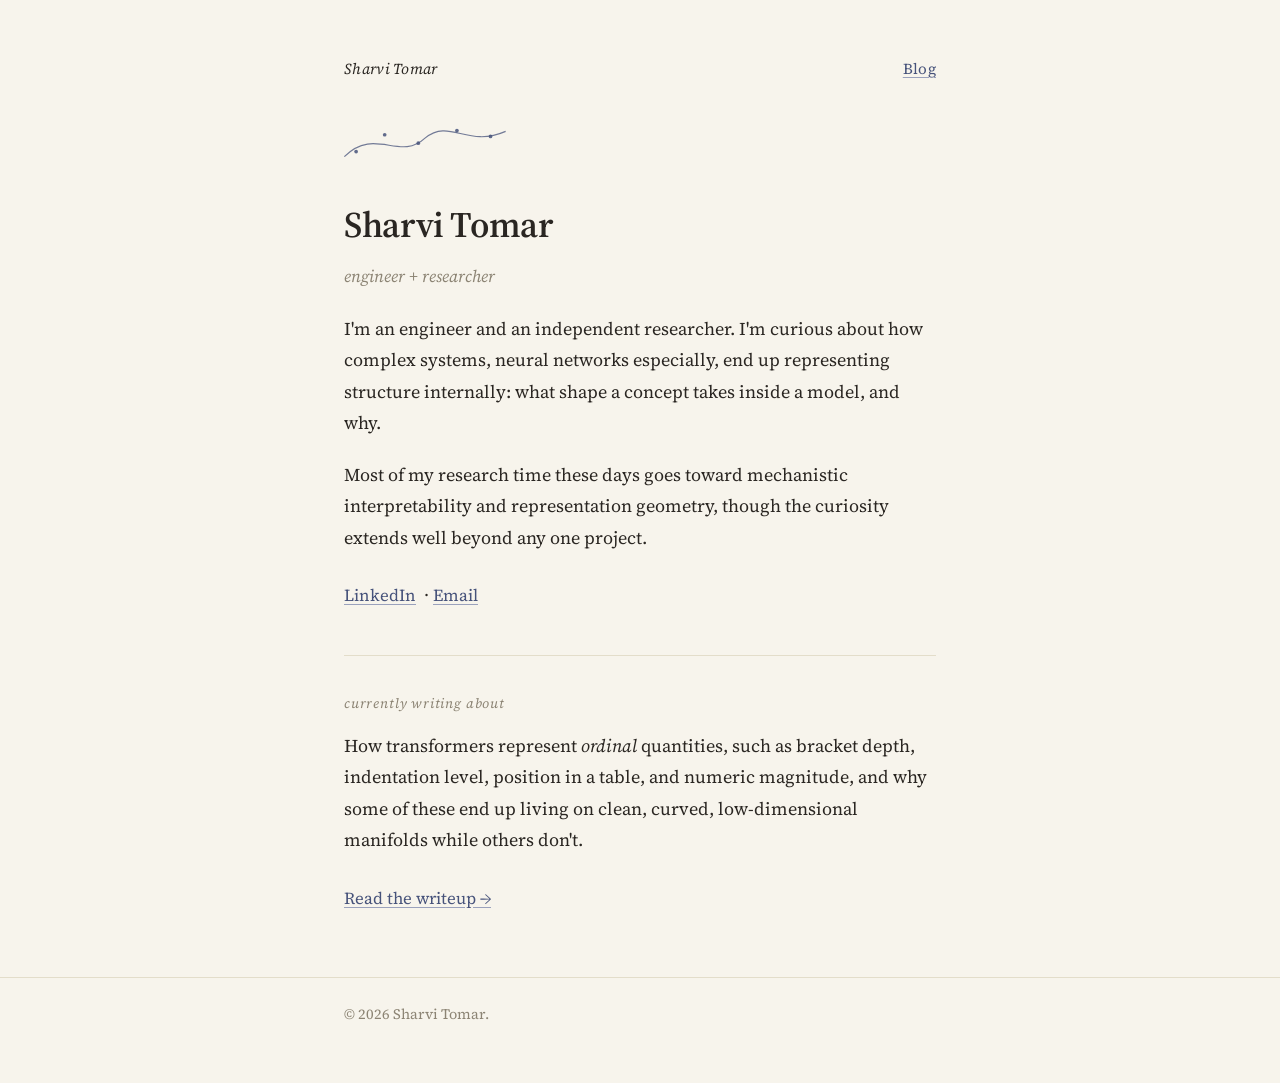
<file: index.html>
<!DOCTYPE html>
<html lang="en">
<head>
  <meta charset="UTF-8">
  <meta name="viewport" content="width=device-width, initial-scale=1.0">
  <title>Sharvi Tomar</title>
  <meta name="description" content="Sharvi Tomar, engineer and researcher, working on mechanistic interpretability and the geometry of representations in language models.">

  <meta property="og:title" content="Sharvi Tomar">
  <meta property="og:description" content="Engineer and researcher working on mechanistic interpretability and the geometry of representations in language models.">
  <meta property="og:type" content="website">

  <link rel="preconnect" href="https://fonts.googleapis.com">
  <link rel="preconnect" href="https://fonts.gstatic.com" crossorigin>
  <link href="https://fonts.googleapis.com/css2?family=Source+Serif+4:ital,opsz,wght@0,8..60,400;0,8..60,500;0,8..60,600;1,8..60,400;1,8..60,500&display=swap" rel="stylesheet">
  <link rel="stylesheet" href="css/style.css">
</head>
<body>

  <!-- ambient layer for the cursor-triggered curve doodles; sits behind all
       real content (see z-index rules in style.css) and never intercepts clicks -->
  <div id="cursor-worms" aria-hidden="true"></div>

  <header class="site-header">
    <div class="wrap">
      <nav class="site-nav">
        <a class="wordmark" href="index.html">Sharvi Tomar</a>
        <span class="links">
          <a href="blog/index.html">Blog</a>
        </span>
      </nav>
    </div>
  </header>

  <main class="wrap">

    <section class="hero">
      <!-- signature motif: a curved 1D manifold with sampled "place-cell" points -->
      <svg id="manifold-curve" class="manifold-curve" viewBox="0 0 200 50" width="170" height="42" aria-hidden="true">
        <path class="draw" d="M4,40 C40,4 70,46 100,18 C130,-6 150,30 196,10" />
        <circle class="pt" cx="18" cy="34" r="2.2"></circle>
        <circle class="pt" cx="52" cy="14" r="2.2"></circle>
        <circle class="pt" cx="92" cy="24" r="2.2"></circle>
        <circle class="pt" cx="138" cy="9" r="2.2"></circle>
        <circle class="pt" cx="178" cy="16" r="2.2"></circle>
      </svg>
      <script>
        // Trace the curve in, then pop the sampled points along it in order.
        // Runs immediately (not deferred) so there's no flash of the static curve first.
        (function () {
          var svg = document.getElementById('manifold-curve');
          if (!svg || !window.matchMedia) return;
          if (window.matchMedia('(prefers-reduced-motion: reduce)').matches) return;

          var path = svg.querySelector('path.draw');
          var len = path.getTotalLength();

          svg.classList.add('will-animate');
          path.style.strokeDasharray = len;
          path.style.strokeDashoffset = len;

          requestAnimationFrame(function () {
            requestAnimationFrame(function () {
              svg.classList.add('in-view');
              path.style.strokeDashoffset = '0';
            });
          });
        })();
      </script>

      <h1>Sharvi Tomar</h1>
      <p class="role">engineer + researcher</p>

      <p>
        I'm an engineer and an independent researcher. I'm curious about how
        complex systems, neural networks especially, end up representing
        structure internally: what shape a concept takes inside a model, and
        why.
      </p>

      <p>
        Most of my research time these days goes toward mechanistic
        interpretability and representation geometry, though the curiosity
        extends well beyond any one project.
      </p>

      <p class="links-row">
        <a href="https://www.linkedin.com/in/sharvi-tomar/">LinkedIn</a> ·
        <a href="mailto:tomarsharvi24@gmail.com">Email</a>
      </p>
    </section>

    <hr class="divider">

    <section>
      <p class="section-label">currently writing about</p>
      <p>
        How transformers represent <em>ordinal</em> quantities, such as
        bracket depth, indentation level, position in a table, and numeric
        magnitude, and why some of these end up living on clean, curved,
        low-dimensional manifolds while others don't.
      </p>
      <p class="links-row">
        <a href="blog/geometry-of-ordinal-representations.html">Read the writeup →</a>
      </p>
    </section>

  </main>

  <footer class="site-footer">
    <div class="wrap">
      &copy; 2026 Sharvi Tomar.
    </div>
  </footer>

  <script>
    // Faint curve doodles that trail the cursor on this page, about half the
    // time the mouse moves enough to trigger one. Purely decorative: sits
    // behind the text (see #cursor-worms / z-index rules in style.css),
    // ignores clicks, and turns itself off for reduced-motion or touch.
    (function () {
      if (!window.matchMedia) return;
      if (window.matchMedia('(prefers-reduced-motion: reduce)').matches) return;
      if (window.matchMedia('(pointer: coarse)').matches) return;

      var layer = document.getElementById('cursor-worms');
      if (!layer) return;

      var shapes = [
        'M2,9 C10,1 18,15 26,7 C32,2 38,11 44,5',
        'M2,5 C9,13 17,1 25,9 C31,14 37,4 44,9',
        'M2,8 C8,2 16,14 24,6 C30,1 36,12 42,7'
      ];

      var lastX = null, lastY = null, lastSpawn = 0, active = 0;
      var MAX_ACTIVE = 8;
      var MIN_DIST = 22;   // px the mouse must travel before another doodle can spawn
      var MIN_GAP = 70;    // ms between spawns, even if moving fast

      function spawn(x, y) {
        if (active >= MAX_ACTIVE) return;
        active++;

        var w = 36 + Math.random() * 22;
        var h = w * (18 / 46);
        var rot = (Math.random() * 30 - 15).toFixed(1);
        var shape = shapes[Math.floor(Math.random() * shapes.length)];

        var svg = document.createElementNS('http://www.w3.org/2000/svg', 'svg');
        svg.setAttribute('viewBox', '0 0 46 18');
        svg.setAttribute('width', w);
        svg.setAttribute('height', h);
        svg.setAttribute('class', 'cursor-worm');
        svg.style.left = (x - w / 2) + 'px';
        svg.style.top = (y - h / 2) + 'px';
        svg.style.setProperty('--rot', rot + 'deg');

        var path = document.createElementNS('http://www.w3.org/2000/svg', 'path');
        path.setAttribute('d', shape);
        svg.appendChild(path);
        layer.appendChild(svg);

        var cleanup = function () {
          svg.removeEventListener('animationend', cleanup);
          if (svg.parentNode) svg.parentNode.removeChild(svg);
          active--;
        };
        svg.addEventListener('animationend', cleanup);
        setTimeout(cleanup, 1500); // safety net if animationend never fires
      }

      window.addEventListener('mousemove', function (e) {
        var now = Date.now();
        if (lastX !== null) {
          var dx = e.clientX - lastX, dy = e.clientY - lastY;
          if (Math.sqrt(dx * dx + dy * dy) < MIN_DIST || now - lastSpawn < MIN_GAP) return;
        }
        lastX = e.clientX;
        lastY = e.clientY;
        if (Math.random() < 0.5) {
          lastSpawn = now;
          spawn(e.clientX, e.clientY);
        }
      }, { passive: true });
    })();
  </script>

</body>
</html>
</file>
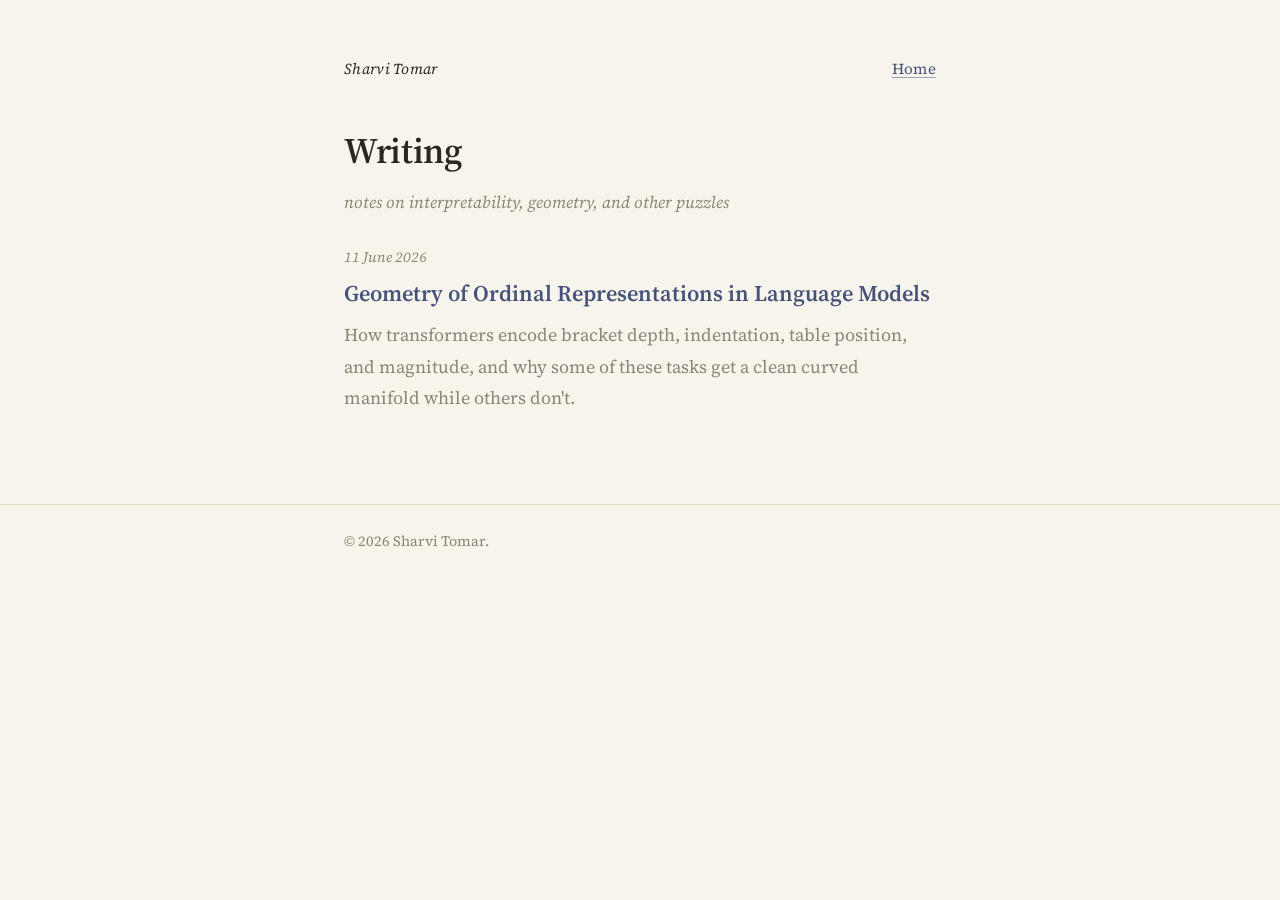
<file: blog/index.html>
<!DOCTYPE html>
<html lang="en">
<head>
  <meta charset="UTF-8">
  <meta name="viewport" content="width=device-width, initial-scale=1.0">
  <title>Blog, Sharvi Tomar</title>
  <meta name="description" content="Notes on mechanistic interpretability, representation geometry, and whatever else I'm puzzling over.">

  <link rel="preconnect" href="https://fonts.googleapis.com">
  <link rel="preconnect" href="https://fonts.gstatic.com" crossorigin>
  <link href="https://fonts.googleapis.com/css2?family=Source+Serif+4:ital,opsz,wght@0,8..60,400;0,8..60,500;0,8..60,600;1,8..60,400;1,8..60,500&display=swap" rel="stylesheet">
  <link rel="stylesheet" href="../css/style.css">
</head>
<body>

  <header class="site-header">
    <div class="wrap">
      <nav class="site-nav">
        <a class="wordmark" href="../index.html">Sharvi Tomar</a>
        <span class="links">
          <a href="../index.html">Home</a>
        </span>
      </nav>
    </div>
  </header>

  <main class="wrap">

    <section class="hero">
      <h1>Writing</h1>
      <p class="role">notes on interpretability, geometry, and other puzzles</p>
    </section>

    <!--
      To add a new post:
      1. Copy blog/geometry-of-ordinal-representations.html as a template.
      2. Write the new post, save it as blog/your-slug.html.
      3. Add a new <li> below, newest first.
    -->
    <ul class="post-list">

      <li>
        <span class="post-date">11 June 2026</span>
        <h2><a href="geometry-of-ordinal-representations.html">Geometry of Ordinal Representations in Language Models</a></h2>
        <p class="post-teaser">
          How transformers encode bracket depth, indentation, table position,
          and magnitude, and why some of these tasks get a clean curved
          manifold while others don't.
        </p>
      </li>

    </ul>

  </main>

  <footer class="site-footer">
    <div class="wrap">
      &copy; 2026 Sharvi Tomar.
    </div>
  </footer>

</body>
</html>
</file>
<file: css/style.css>
/* ---------------------------------------------------------------
   Sharvi Tomar, personal site
   A quiet, text-first stylesheet. One serif, one accent, lots of air.
------------------------------------------------------------------*/

:root {
  --bg: #f7f4ec;
  --bg-rule: #e3ddca;
  --text: #2a2622;
  --text-muted: #8c8474;
  --accent: #46527a;
  --accent-soft: #9aa1bc;
  --max-width: 640px;
}

* {
  box-sizing: border-box;
}

html {
  -webkit-text-size-adjust: 100%;
}

body {
  margin: 0;
  background: var(--bg);
  color: var(--text);
  font-family: "Source Serif 4", "Iowan Old Style", "Palatino Linotype", Georgia, serif;
  font-size: 1.125rem;
  line-height: 1.75;
  -webkit-font-smoothing: antialiased;
}

a {
  color: var(--accent);
  text-decoration-color: var(--accent-soft);
  text-underline-offset: 3px;
}

a:hover {
  color: var(--text);
  text-decoration-color: var(--text);
}

a:focus-visible,
button:focus-visible {
  outline: 2px solid var(--accent);
  outline-offset: 3px;
}

.wrap {
  max-width: var(--max-width);
  margin: 0 auto;
  padding: 0 24px;
}

/* Keep all real content above the ambient cursor-worm layer, which is
   position:fixed and unpositioned by default. This guarantees doodles
   never paint over text, only in the page's empty space. */
.site-header,
main.wrap,
.site-footer {
  position: relative;
  z-index: 2;
}

/* ---------- ambient cursor doodles ---------- */

#cursor-worms {
  position: fixed;
  inset: 0;
  z-index: 1;
  overflow: hidden;
  pointer-events: none;
}

.cursor-worm {
  position: absolute;
  animation: worm-life 1100ms ease-out forwards;
}

.cursor-worm path {
  fill: none;
  stroke: var(--accent);
  stroke-width: 1.3;
  stroke-linecap: round;
}

@keyframes worm-life {
  0% {
    opacity: 0;
    transform: scale(0.55) rotate(var(--rot, 0deg));
  }
  18% {
    opacity: 0.4;
  }
  65% {
    opacity: 0.25;
  }
  100% {
    opacity: 0;
    transform: scale(1.2) rotate(var(--rot, 0deg)) translateY(-10px);
  }
}

/* ---------- header / nav ---------- */

.site-header {
  padding: 56px 0 0;
}

.site-nav {
  display: flex;
  align-items: baseline;
  justify-content: space-between;
  font-size: 0.95rem;
  letter-spacing: 0.02em;
}

.site-nav .wordmark {
  font-style: italic;
  color: var(--text);
  text-decoration: none;
}

.site-nav .links a {
  margin-left: 18px;
}

/* ---------- hero ---------- */

.hero {
  padding-top: 36px;
}

.hero h1 {
  font-size: 2.25rem;
  font-weight: 600;
  margin: 0 0 6px;
  letter-spacing: -0.01em;
}

.hero .role {
  margin: 0 0 22px;
  color: var(--text-muted);
  font-style: italic;
  font-size: 1.05rem;
}

.manifold-curve {
  display: block;
  margin: 4px 0 28px -4px;
  overflow: visible;
}

.manifold-curve path {
  fill: none;
  stroke: var(--accent);
  stroke-width: 1.4;
  opacity: 0.75;
}

.manifold-curve circle {
  fill: var(--accent);
  opacity: 0.85;
}

/* Animated version: only applies once JS has confirmed motion is wanted
   and set the initial dash offset, otherwise the curve just renders
   fully drawn, as above. */

.manifold-curve.will-animate path.draw {
  transition: stroke-dashoffset 1.3s cubic-bezier(0.65, 0, 0.35, 1);
}

.manifold-curve.will-animate circle.pt {
  opacity: 0;
  transform: scale(0.3);
  transform-box: fill-box;
  transform-origin: center;
  transition: opacity 0.5s ease, transform 0.5s cubic-bezier(0.34, 1.56, 0.64, 1);
}

.manifold-curve.will-animate.in-view circle.pt {
  opacity: 0.85;
  transform: scale(1);
}

/* stagger the points roughly in the order the curve passes through them */
.manifold-curve circle.pt:nth-of-type(1) { transition-delay: 0.15s; }
.manifold-curve circle.pt:nth-of-type(2) { transition-delay: 0.35s; }
.manifold-curve circle.pt:nth-of-type(3) { transition-delay: 0.55s; }
.manifold-curve circle.pt:nth-of-type(4) { transition-delay: 0.75s; }
.manifold-curve circle.pt:nth-of-type(5) { transition-delay: 0.95s; }

/* ---------- prose ---------- */

main p {
  margin: 0 0 20px;
}

.links-row {
  margin: 28px 0 8px;
  font-size: 1.05rem;
}

.links-row a {
  margin-right: 4px;
}

.divider {
  border: none;
  border-top: 1px solid var(--bg-rule);
  margin: 44px 0 36px;
}

.section-label {
  font-size: 0.85rem;
  letter-spacing: 0.06em;
  text-transform: lowercase;
  color: var(--text-muted);
  font-style: italic;
  margin: 0 0 14px;
}

/* ---------- blog index ---------- */

.post-list {
  list-style: none;
  margin: 0;
  padding: 0;
}

.post-list li {
  padding: 26px 0;
  border-top: 1px solid var(--bg-rule);
}

.post-list li:first-child {
  border-top: none;
  padding-top: 6px;
}

.post-date {
  display: block;
  font-size: 0.9rem;
  font-style: italic;
  color: var(--text-muted);
  margin-bottom: 4px;
}

.post-list h2 {
  font-size: 1.4rem;
  margin: 0 0 6px;
  font-weight: 600;
}

.post-list h2 a {
  text-decoration: none;
}

.post-list h2 a:hover {
  text-decoration: underline;
}

.post-teaser {
  margin: 0;
  color: var(--text-muted);
}

/* ---------- single post ---------- */

.post-header {
  padding-top: 28px;
  margin-bottom: 8px;
}

.post-header h1 {
  font-size: 2rem;
  margin: 6px 0 10px;
  line-height: 1.3;
}

.post-meta {
  font-size: 0.95rem;
  color: var(--text-muted);
  font-style: italic;
}

.post-meta a {
  font-style: normal;
}

article.post {
  margin-top: 28px;
}

article.post h2 {
  font-size: 1.35rem;
  margin: 40px 0 14px;
}

article.post h3 {
  font-size: 1.1rem;
  margin: 32px 0 12px;
}

article.post blockquote {
  margin: 24px 0;
  padding-left: 18px;
  border-left: 2px solid var(--bg-rule);
  color: var(--text-muted);
  font-style: italic;
}

article.post code {
  font-family: "SF Mono", Menlo, Consolas, monospace;
  font-size: 0.9em;
  background: var(--bg-rule);
  padding: 1px 5px;
  border-radius: 3px;
}

article.post img {
  max-width: 100%;
  display: block;
  margin: 28px 0;
  border: 1px solid var(--bg-rule);
}

article.post figcaption {
  font-size: 0.9rem;
  color: var(--text-muted);
  font-style: italic;
  margin-top: -16px;
  margin-bottom: 28px;
}

.katex-display {
  margin: 28px 0 !important;
  font-size: 1.05em;
}

.post-footer-nav {
  margin-top: 56px;
  padding-top: 20px;
  border-top: 1px solid var(--bg-rule);
}

/* ---------- footer ---------- */

.site-footer {
  margin-top: 64px;
  padding: 24px 0 56px;
  border-top: 1px solid var(--bg-rule);
  color: var(--text-muted);
  font-size: 0.9rem;
}

/* ---------- responsive ---------- */

@media (max-width: 480px) {
  body {
    font-size: 1.05rem;
  }
  .site-header {
    padding-top: 40px;
  }
  .hero h1 {
    font-size: 1.9rem;
  }
  .post-header h1 {
    font-size: 1.7rem;
  }
}

/* ---------- reduced motion / no decoration overreach ---------- */

@media (prefers-reduced-motion: reduce) {
  * {
    scroll-behavior: auto !important;
  }

  .manifold-curve path.draw,
  .manifold-curve circle.pt {
    transition: none !important;
  }

  .manifold-curve.will-animate circle.pt {
    opacity: 0.85 !important;
    transform: scale(1) !important;
  }

  #cursor-worms {
    display: none !important;
  }
}
</file>
